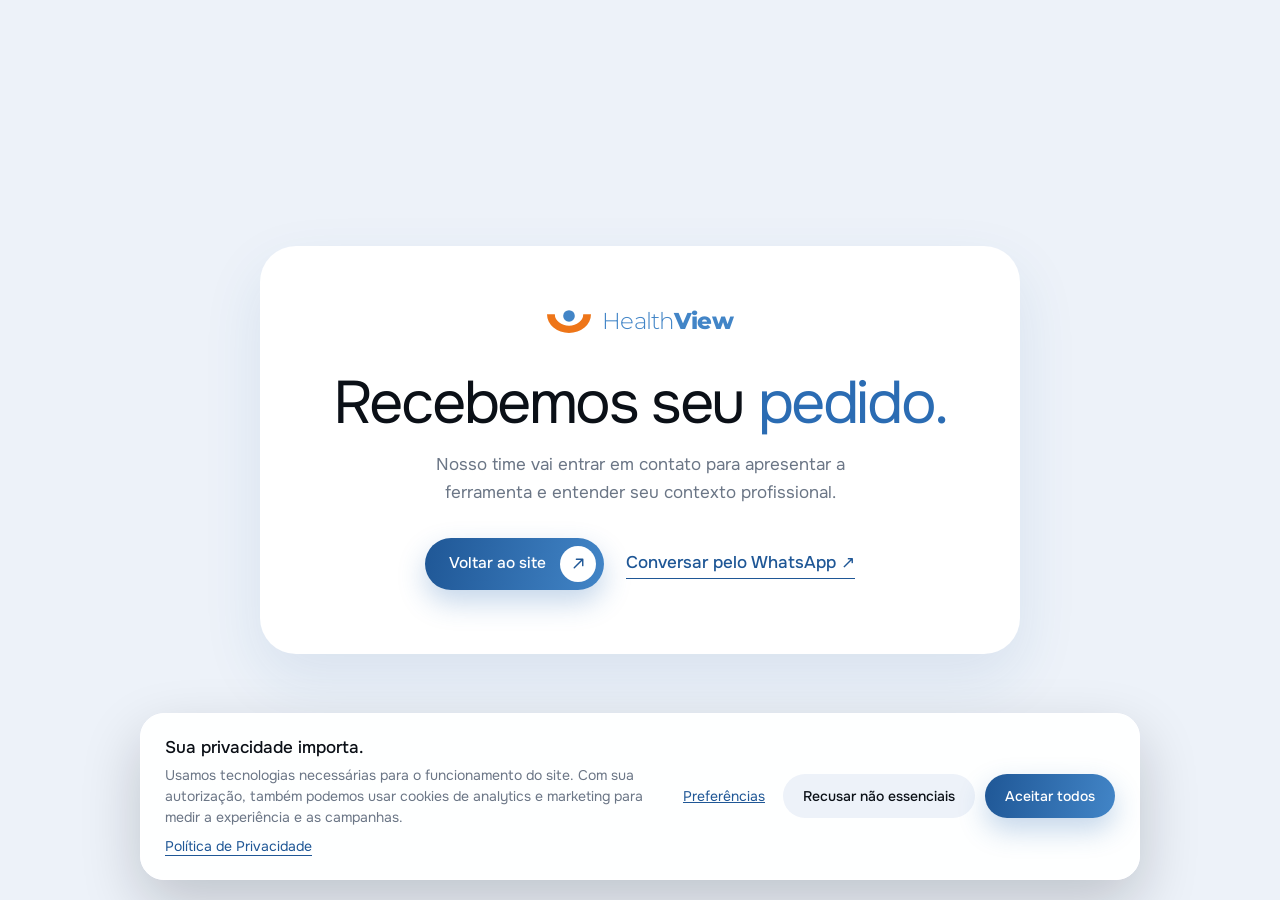
<file: obrigado.html>
<!DOCTYPE html>
<html lang="pt-BR">
<head>
  <meta charset="utf-8">
  <meta name="viewport" content="width=device-width, initial-scale=1, viewport-fit=cover">
  <title>Recebemos seu pedido | Health View</title>
  <meta name="robots" content="noindex,follow">
  <meta name="theme-color" content="#4285C7">
  <link rel="icon" href="favicon.ico" sizes="48x48">
  <link rel="icon" href="assets/img/favicon.svg" type="image/svg+xml">
  <link rel="apple-touch-icon" href="apple-touch-icon.png">
  <link rel="preload" as="font" type="font/woff2" href="assets/fonts/onest-latin.woff2" crossorigin>
  <link rel="stylesheet" href="assets/css/style.css">
  <script defer src="assets/js/config.js"></script>
  <script defer src="assets/js/tracking.js"></script>
</head>
<body>
  <main class="thanks">
    <div class="thanks-card">
      <a class="brand" href="index.html" aria-label="Health View - início">
        <svg class="brand-mark" viewBox="0 0 686 357" aria-hidden="true"><path class="mark-arc" d="M0 67h122a221.500 178 0 0 0 443 0h121a343 290 0 0 1-686 0z"/><circle class="mark-dot" cx="343" cy="93" r="91"/></svg>
        <span class="brand-word"><span>Health</span><b>View</b></span>
      </a>
      <h1>Recebemos seu <em>pedido.</em></h1>
      <p>Nosso time vai entrar em contato para apresentar a ferramenta e entender seu contexto profissional.</p>
      <div class="thanks-actions">
        <a class="btn btn-primary" href="index.html">Voltar ao site<span class="btn-ico"><svg viewBox="0 0 24 24" aria-hidden="true"><path d="M6 18 18 6M9 6h9v9" fill="none" stroke="currentColor" stroke-width="2" stroke-linecap="round" stroke-linejoin="round"/></svg></span></a>
        <a class="text-link js-whatsapp" data-location="thanks" href="https://wa.me/5561991388851?text=Ol%C3%A1!%20Conheci%20o%20Health%20View%20e%20gostaria%20de%20conhecer%20a%20ferramenta.">Conversar pelo WhatsApp ↗</a>
      </div>
    </div>
  </main>
  <script defer src="assets/js/cookies.js"></script>
</body>
</html>
</file>
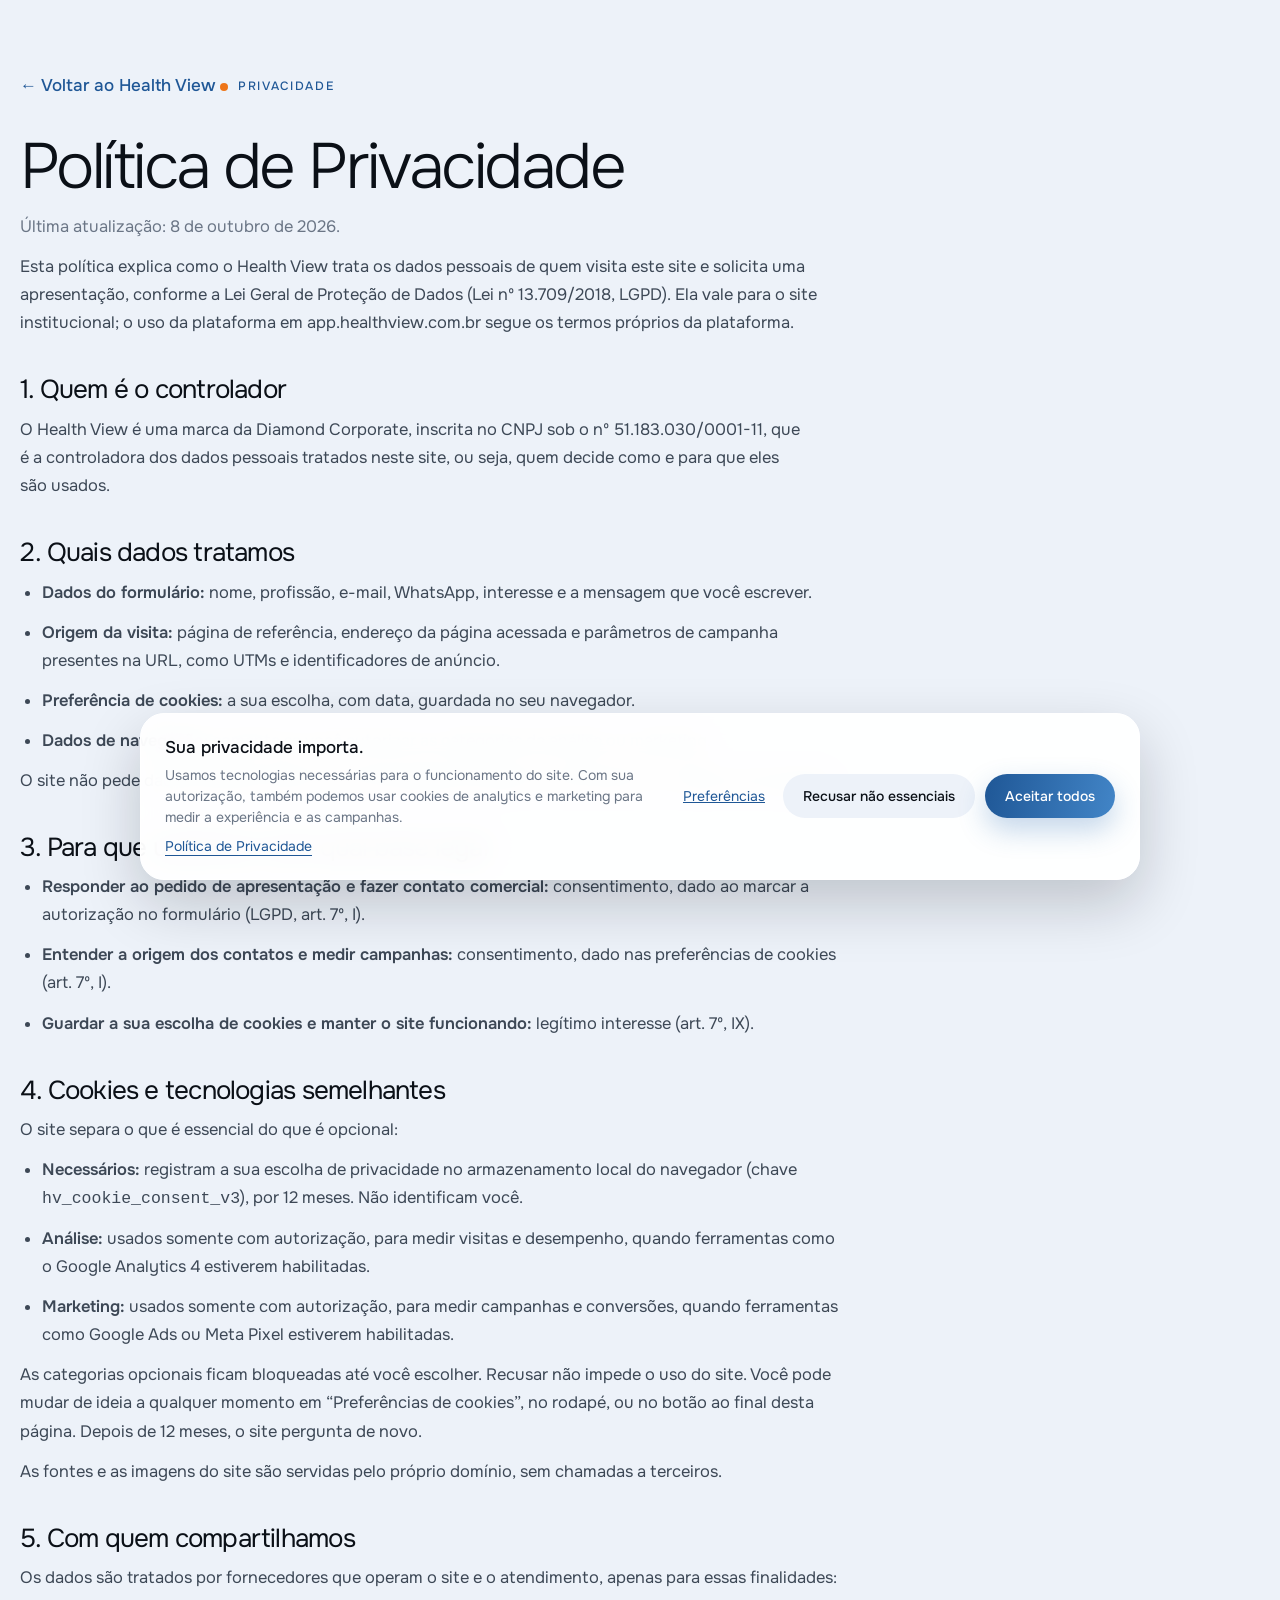
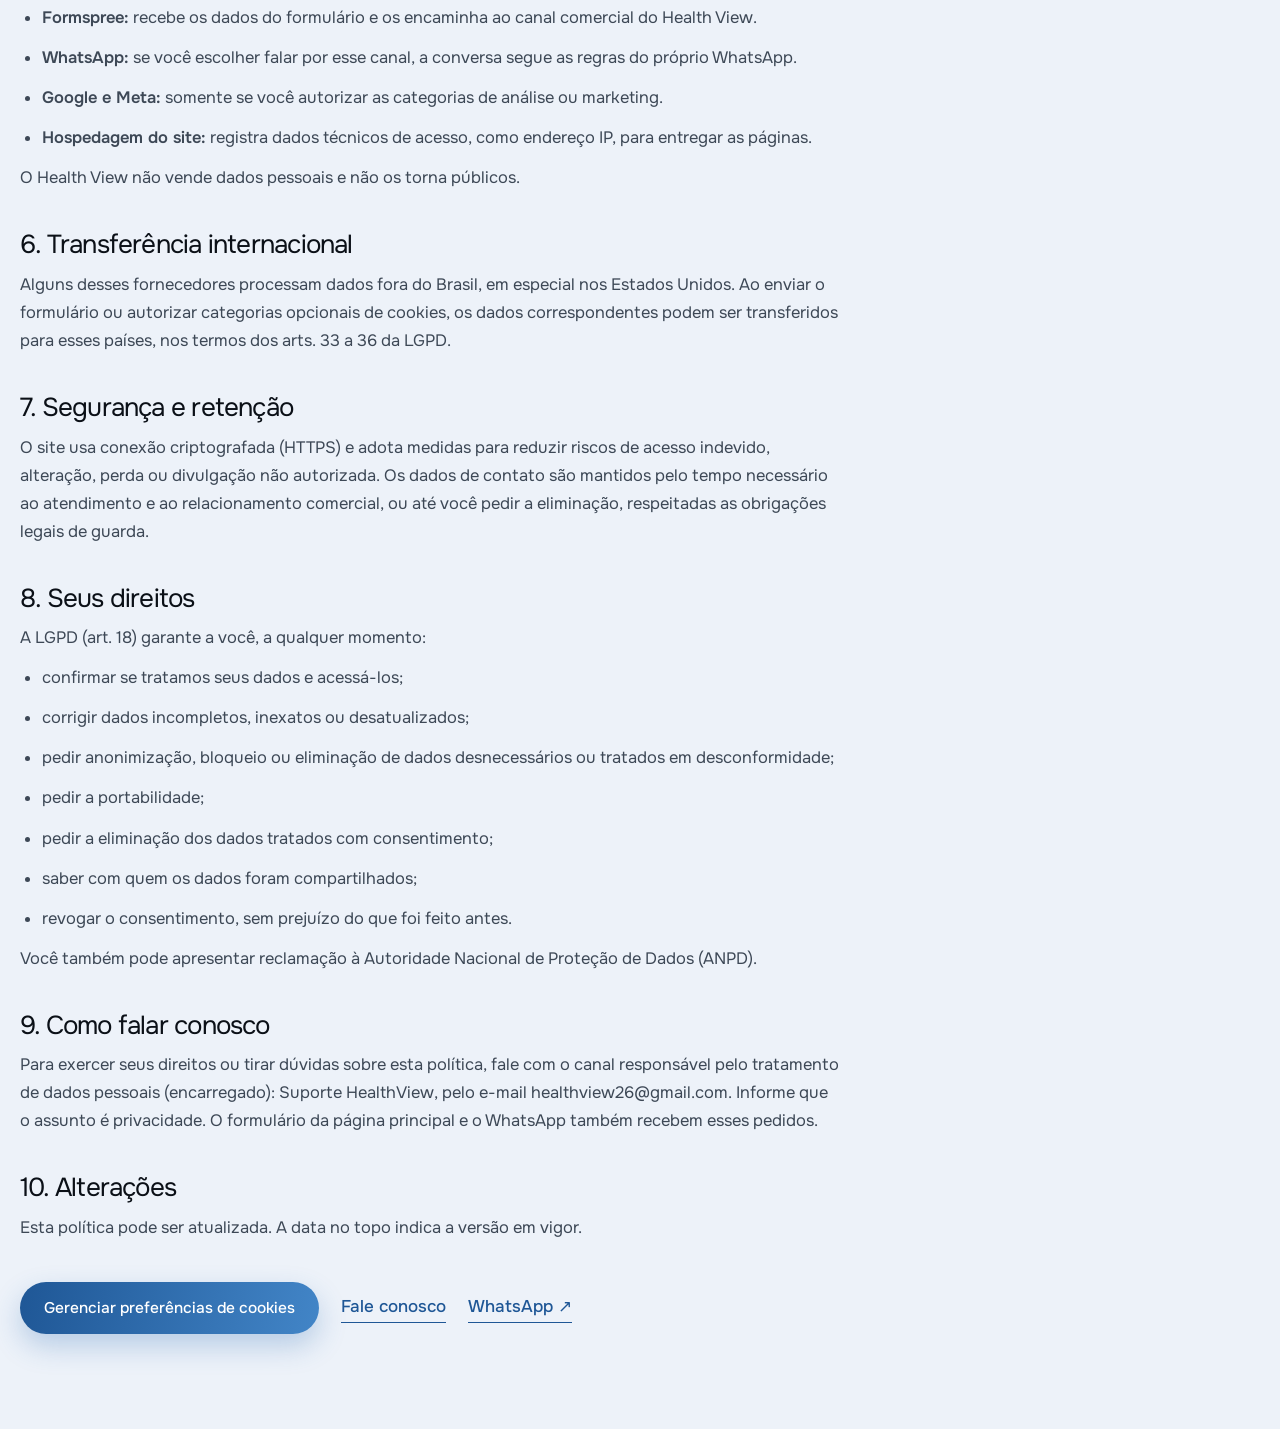
<file: privacidade.html>
<!DOCTYPE html>
<html lang="pt-BR">
<head>
  <meta charset="utf-8">
  <meta name="viewport" content="width=device-width, initial-scale=1, viewport-fit=cover">
  <title>Política de Privacidade | Health View</title>
  <meta name="description" content="Como o Health View trata os dados informados no site, quais cookies usa, com quem compartilha e como exercer os direitos previstos na LGPD.">
  <meta name="robots" content="noindex,follow">
  <meta name="theme-color" content="#4285C7">
  <link rel="canonical" href="https://www.healthview.com.br/privacidade.html">
  <link rel="icon" href="favicon.ico" sizes="48x48">
  <link rel="icon" href="assets/img/favicon.svg" type="image/svg+xml">
  <link rel="apple-touch-icon" href="apple-touch-icon.png">
  <link rel="preload" as="font" type="font/woff2" href="assets/fonts/onest-latin.woff2" crossorigin>
  <link rel="stylesheet" href="assets/css/style.css">
  <script defer src="assets/js/config.js"></script>
  <script defer src="assets/js/tracking.js"></script>
</head>
<body>
  <main class="privacy-page">
    <div class="container">
      <article>
        <a class="privacy-back" href="index.html">← Voltar ao Health View</a>
        <div class="kicker">PRIVACIDADE</div>
        <h1>Política de Privacidade</h1>
        <p class="privacy-meta">Última atualização: 8 de outubro de 2026.</p>

        <p>Esta política explica como o Health View trata os dados pessoais de quem visita este site e solicita uma apresentação, conforme a Lei Geral de Proteção de Dados (Lei nº 13.709/2018, LGPD). Ela vale para o site institucional; o uso da plataforma em app.healthview.com.br segue os termos próprios da plataforma.</p>

        <h2>1. Quem é o controlador</h2>
        <p>O Health View é uma marca da Diamond Corporate, inscrita no CNPJ sob o nº 51.183.030/0001-11, que é a controladora dos dados pessoais tratados neste site, ou seja, quem decide como e para que eles são usados.</p>

        <h2>2. Quais dados tratamos</h2>
        <ul>
          <li><strong>Dados do formulário:</strong> nome, profissão, e-mail, WhatsApp, interesse e a mensagem que você escrever.</li>
          <li><strong>Origem da visita:</strong> página de referência, endereço da página acessada e parâmetros de campanha presentes na URL, como UTMs e identificadores de anúncio.</li>
          <li><strong>Preferência de cookies:</strong> a sua escolha, com data, guardada no seu navegador.</li>
          <li><strong>Dados de navegação:</strong> somente se você autorizar as categorias de análise ou marketing.</li>
        </ul>
        <p>O site não pede dados sensíveis. Não inclua informações de saúde ou de terceiros no campo de mensagem.</p>

        <h2>3. Para que usamos e com qual base legal</h2>
        <ul>
          <li><strong>Responder ao pedido de apresentação e fazer contato comercial:</strong> consentimento, dado ao marcar a autorização no formulário (LGPD, art. 7º, I).</li>
          <li><strong>Entender a origem dos contatos e medir campanhas:</strong> consentimento, dado nas preferências de cookies (art. 7º, I).</li>
          <li><strong>Guardar a sua escolha de cookies e manter o site funcionando:</strong> legítimo interesse (art. 7º, IX).</li>
        </ul>

        <h2>4. Cookies e tecnologias semelhantes</h2>
        <p>O site separa o que é essencial do que é opcional:</p>
        <ul>
          <li><strong>Necessários:</strong> registram a sua escolha de privacidade no armazenamento local do navegador (chave <code>hv_cookie_consent_v3</code>), por 12 meses. Não identificam você.</li>
          <li><strong>Análise:</strong> usados somente com autorização, para medir visitas e desempenho, quando ferramentas como o Google Analytics 4 estiverem habilitadas.</li>
          <li><strong>Marketing:</strong> usados somente com autorização, para medir campanhas e conversões, quando ferramentas como Google Ads ou Meta Pixel estiverem habilitadas.</li>
        </ul>
        <p>As categorias opcionais ficam bloqueadas até você escolher. Recusar não impede o uso do site. Você pode mudar de ideia a qualquer momento em “Preferências de cookies”, no rodapé, ou no botão ao final desta página. Depois de 12 meses, o site pergunta de novo.</p>
        <p>As fontes e as imagens do site são servidas pelo próprio domínio, sem chamadas a terceiros.</p>

        <h2>5. Com quem compartilhamos</h2>
        <p>Os dados são tratados por fornecedores que operam o site e o atendimento, apenas para essas finalidades:</p>
        <ul>
          <li><strong>Formspree:</strong> recebe os dados do formulário e os encaminha ao canal comercial do Health View.</li>
          <li><strong>WhatsApp:</strong> se você escolher falar por esse canal, a conversa segue as regras do próprio WhatsApp.</li>
          <li><strong>Google e Meta:</strong> somente se você autorizar as categorias de análise ou marketing.</li>
          <li><strong>Hospedagem do site:</strong> registra dados técnicos de acesso, como endereço IP, para entregar as páginas.</li>
        </ul>
        <p>O Health View não vende dados pessoais e não os torna públicos.</p>

        <h2>6. Transferência internacional</h2>
        <p>Alguns desses fornecedores processam dados fora do Brasil, em especial nos Estados Unidos. Ao enviar o formulário ou autorizar categorias opcionais de cookies, os dados correspondentes podem ser transferidos para esses países, nos termos dos arts. 33 a 36 da LGPD.</p>

        <h2>7. Segurança e retenção</h2>
        <p>O site usa conexão criptografada (HTTPS) e adota medidas para reduzir riscos de acesso indevido, alteração, perda ou divulgação não autorizada. Os dados de contato são mantidos pelo tempo necessário ao atendimento e ao relacionamento comercial, ou até você pedir a eliminação, respeitadas as obrigações legais de guarda.</p>

        <h2>8. Seus direitos</h2>
        <p>A LGPD (art. 18) garante a você, a qualquer momento:</p>
        <ul>
          <li>confirmar se tratamos seus dados e acessá-los;</li>
          <li>corrigir dados incompletos, inexatos ou desatualizados;</li>
          <li>pedir anonimização, bloqueio ou eliminação de dados desnecessários ou tratados em desconformidade;</li>
          <li>pedir a portabilidade;</li>
          <li>pedir a eliminação dos dados tratados com consentimento;</li>
          <li>saber com quem os dados foram compartilhados;</li>
          <li>revogar o consentimento, sem prejuízo do que foi feito antes.</li>
        </ul>
        <p>Você também pode apresentar reclamação à Autoridade Nacional de Proteção de Dados (ANPD).</p>

        <h2>9. Como falar conosco</h2>
        <p>Para exercer seus direitos ou tirar dúvidas sobre esta política, fale com o canal responsável pelo tratamento de dados pessoais (encarregado): Suporte HealthView, pelo e-mail <a href="mailto:healthview26@gmail.com">healthview26@gmail.com</a>. Informe que o assunto é privacidade. O formulário da página principal e o WhatsApp também recebem esses pedidos.</p>

        <h2>10. Alterações</h2>
        <p>Esta política pode ser atualizada. A data no topo indica a versão em vigor.</p>

        <div class="privacy-actions">
          <button class="btn btn-primary js-cookie-settings" type="button">Gerenciar preferências de cookies</button>
          <a class="text-link" href="index.html#contato">Fale conosco</a>
          <a class="text-link js-whatsapp" data-location="privacy" href="https://wa.me/5561991388851?text=Ol%C3%A1!%20Tenho%20uma%20solicita%C3%A7%C3%A3o%20sobre%20privacidade%20e%20dados%20pessoais.">WhatsApp ↗</a>
        </div>
      </article>
    </div>
  </main>
  <script defer src="assets/js/cookies.js"></script>
</body>
</html>
</file>
<file: assets/css/style.css>
/* Fontes hospedadas no próprio site: nenhuma chamada a terceiros antes do consentimento */
@font-face{font-family:"Onest";font-style:normal;font-weight:200 600;font-display:swap;src:url("../fonts/onest-latin.woff2") format("woff2");unicode-range:U+0000-00FF,U+0131,U+0152-0153,U+02BB-02BC,U+02C6,U+02DA,U+02DC,U+0304,U+0308,U+0329,U+2000-206F,U+20AC,U+2122,U+2191,U+2193,U+2212,U+2215,U+FEFF,U+FFFD}
@font-face{font-family:"Montserrat";font-style:normal;font-weight:300 800;font-display:swap;src:url("../fonts/montserrat-latin.woff2") format("woff2");unicode-range:U+0000-00FF,U+0131,U+0152-0153,U+02BB-02BC,U+02C6,U+02DA,U+02DC,U+0304,U+0308,U+0329,U+2000-206F,U+20AC,U+2122,U+2191,U+2193,U+2212,U+2215,U+FEFF,U+FFFD}

:root{
  --blue:#4285c7;
  --blue-600:#2b6cb3;
  --blue-700:#1f5796;
  --blue-soft:#dbe8f7;
  --orange:#ee7518;
  --orange-600:#d96508;
  --ink:#0b1017;
  --text:#3d4856;
  --muted:#6b7686;
  --line:#d6dfeb;
  --bg:#edf2f9;
  --surface:#ffffff;
  --silver:#e3e6ea;
  --container:1280px;
  --radius:28px;
  --radius-sm:18px;
  --shadow:0 24px 60px rgba(31,87,150,.10);
  --ease:cubic-bezier(.2,.7,.2,1);
}

*{box-sizing:border-box}
html{scroll-behavior:smooth;scroll-padding-top:96px}
body{margin:0;background:var(--bg);color:var(--text);font-family:"Onest","Segoe UI",Arial,sans-serif;font-size:17px;line-height:1.6;-webkit-font-smoothing:antialiased;text-rendering:optimizeLegibility;overflow-x:hidden}
a{color:inherit;text-decoration:none}
img,svg{display:block;max-width:100%}
button,input,select,textarea{font:inherit;color:inherit}
ul,ol{list-style:none;margin:0;padding:0}
h1,h2,h3,p,dl,dd,figure{margin:0}
:focus-visible{outline:2px solid var(--blue-600);outline-offset:3px;border-radius:6px}

.container{width:min(calc(100% - 40px),var(--container));margin-inline:auto}
.section{padding:56px 0}
.section-tight{padding:72px 0}
.section-tint{background:linear-gradient(180deg,rgba(255,255,255,0),rgba(255,255,255,.75) 18%,rgba(255,255,255,.75) 82%,rgba(255,255,255,0));padding:88px 0}

.mark-arc{fill:var(--orange)}
.mark-dot{fill:var(--mark-dot,var(--blue))}

h1,h2,h3{color:var(--ink);font-weight:400;letter-spacing:-.04em;text-wrap:balance}
h1{font-size:clamp(40px,4.6vw,70px);line-height:1}
h2{font-size:clamp(32px,4vw,58px);line-height:1.02}
h3{font-size:22px;line-height:1.2;letter-spacing:-.025em;font-weight:500}
h1 em,h2 em{font-style:normal;color:var(--blue-600)}
h2 sup{font-size:15px;letter-spacing:0;color:var(--muted);font-weight:400;margin-left:10px;vertical-align:baseline;white-space:nowrap}
p{color:var(--text);text-wrap:pretty}

.kicker{display:inline-flex;align-items:center;gap:10px;font-size:12px;font-weight:500;letter-spacing:.14em;text-transform:uppercase;color:var(--blue-700);margin-bottom:22px}
.kicker::before{content:"";width:8px;height:8px;border-radius:50%;background:var(--orange)}
.kicker-light{color:#d7e7fb}

/* Botões */
.btn{display:inline-flex;align-items:center;gap:14px;border:0;border-radius:999px;padding:8px 8px 8px 24px;min-height:52px;font-weight:500;font-size:15.5px;cursor:pointer;transition:transform .25s var(--ease),box-shadow .25s var(--ease),background .25s}
.btn-ico{display:grid;place-items:center;width:36px;height:36px;border-radius:50%;background:#fff;color:var(--blue-700);flex:none;transition:transform .3s var(--ease)}
.btn-ico svg{width:17px;height:17px}
.btn:hover{transform:translateY(-2px)}
.btn:hover .btn-ico{transform:rotate(45deg)}
.btn-primary{background:linear-gradient(100deg,var(--blue-700),var(--blue));color:#fff;box-shadow:0 12px 28px rgba(43,108,179,.28)}
.btn-primary:hover{box-shadow:0 16px 34px rgba(43,108,179,.36)}
.btn-light{background:#fff;color:var(--ink)}
.btn-light .btn-ico{background:var(--orange);color:#fff}
.text-link{display:inline-block;font-weight:500;color:var(--blue-700);border-bottom:1px solid currentColor;padding-bottom:2px;transition:opacity .2s}
.text-link:hover{opacity:.7}
.text-link.light{color:#fff}

/* Header */
.site-header{position:sticky;top:0;z-index:50;padding:14px 0;transition:padding .3s}
.navbar{display:flex;align-items:center;justify-content:space-between;gap:20px;padding:10px 12px 10px 22px;border-radius:999px;background:rgba(255,255,255,.72);backdrop-filter:blur(16px) saturate(1.4);-webkit-backdrop-filter:blur(16px) saturate(1.4);border:1px solid rgba(255,255,255,.9);transition:box-shadow .3s}
.site-header.is-scrolled .navbar{box-shadow:0 12px 34px rgba(31,87,150,.12)}
.brand{display:inline-flex;align-items:center;gap:11px;flex:none}
.brand-mark{width:44px;height:auto}
.brand-word{font-family:"Montserrat","Onest",sans-serif;font-size:23px;letter-spacing:-.03em;color:var(--blue);line-height:1}
.brand-word span{font-weight:300}
.brand-word b{font-weight:800}
.brand-light .brand-word{color:#fff}
.nav-links{display:flex;align-items:center;gap:4px}
.nav-links a{padding:9px 16px;border-radius:999px;font-size:15px;color:var(--ink);transition:background .2s}
.nav-links a:hover{background:var(--blue-soft)}
.nav-mobile-only{display:none}
.nav-actions{display:flex;align-items:center;gap:16px}
.nav-access{font-size:15px;font-weight:500;color:var(--blue-700)}
.btn-header{min-height:46px;padding-left:20px;font-size:14.5px}
.btn-header .btn-ico{width:32px;height:32px}
.menu-button{display:none;width:46px;height:46px;border-radius:50%;border:0;background:var(--ink);cursor:pointer;position:relative}
.menu-button span{position:absolute;left:14px;right:14px;height:2px;background:#fff;border-radius:2px;transition:transform .3s var(--ease),top .3s var(--ease)}
.menu-button span:first-child{top:19px}
.menu-button span:last-child{top:26px}
.is-open .menu-button span:first-child{top:22px;transform:rotate(45deg)}
.is-open .menu-button span:last-child{top:22px;transform:rotate(-45deg)}

/* Hero */
.site-header .container{width:min(calc(100% - 8vw),1720px)}
.site-header:not(.is-scrolled):not(.is-open) .navbar{background:transparent;border-color:transparent;backdrop-filter:none;-webkit-backdrop-filter:none}
.hero{margin-top:-98px}
.hero-stage{position:relative;overflow:hidden;height:min(100vh,900px);min-height:640px;
  background:linear-gradient(105deg,#ffffff 0%,#f6f8fb 55%,#eef2f7 100%)}
.hero-person{position:absolute;z-index:1;right:0;bottom:0;height:min(91%,41vw);width:auto;max-width:none;animation:person-in 1.1s .1s var(--ease) both}
@keyframes person-in{from{opacity:0;transform:translateX(30px)}}
.hero-copy{position:absolute;z-index:2;left:max(4vw,calc((100% - 1720px) / 2));top:50%;transform:translateY(-44%);display:flex;flex-direction:column;align-items:flex-start;max-width:min(56vw,1000px)}
.hero-copy .kicker{margin-bottom:28px}
.hero-copy h1{font-size:clamp(52px,6.3vw,116px);line-height:.98;font-weight:200;letter-spacing:-.045em;color:var(--ink);text-wrap:balance}
.hero-copy h1 em{color:var(--blue-600)}
.hero-actions{display:flex;flex-wrap:wrap;align-items:center;gap:16px 26px;margin-top:44px}
.hero-url,.hero-meta{position:absolute;z-index:2;bottom:38px;font-size:11px;letter-spacing:.16em;text-transform:uppercase;font-weight:500;color:var(--muted);white-space:nowrap}
.hero-url{left:max(4vw,calc((100% - 1720px) / 2))}
.hero-meta{left:50%;transform:translateX(-50%)}
.hero-after{display:grid;grid-template-columns:1fr 1fr;gap:40px;align-items:center;padding-top:44px}
.hero-after .lead{font-size:clamp(19px,1.6vw,24px);line-height:1.4;letter-spacing:-.02em;color:var(--ink)}
.hero-after .hero-tags{padding:0;justify-content:flex-end}

.pin{position:absolute;z-index:3;display:inline-flex;align-items:center;gap:8px;padding:8px 14px 8px 10px;border-radius:999px;background:rgba(255,255,255,.88);backdrop-filter:blur(8px);-webkit-backdrop-filter:blur(8px);font-size:13px;font-weight:500;color:var(--ink);box-shadow:0 8px 22px rgba(11,16,23,.10);white-space:nowrap}
.pin i{width:9px;height:9px;border-radius:50%;background:var(--ink);box-shadow:0 0 0 4px rgba(11,16,23,.12)}

.hero-tags{display:flex;flex-wrap:wrap;gap:10px;padding:22px 4px 0}
.hero-tags li,.chips li{padding:8px 16px;border-radius:999px;background:var(--surface);border:1px solid var(--line);font-size:14px;color:var(--ink)}

/* Jornada */
.journey{padding:44px 0 40px}
.journey-grid{display:grid;grid-template-columns:repeat(5,1fr);gap:0;border-top:1px solid var(--line)}
.journey-grid li{position:relative;padding:22px 20px 0 0}
.journey-grid li::before{content:"";position:absolute;top:-5px;left:0;width:9px;height:9px;border-radius:50%;background:var(--blue)}
.journey-grid li:last-child::before{background:var(--orange)}
.journey-grid span{display:block;font-size:13px;color:var(--muted);margin-bottom:6px}
.journey-grid strong{font-size:clamp(20px,2.2vw,30px);font-weight:400;letter-spacing:-.035em;color:var(--ink)}

/* Cabeçalho de seção */
.section-head{display:grid;grid-template-columns:1.25fr .75fr;gap:56px;align-items:end;margin-bottom:48px}
.section-head p{max-width:440px;justify-self:end}

/* Cards */
.cards-3,.bento{display:grid;grid-template-columns:repeat(3,1fr);gap:16px}
.cards-4{display:grid;grid-template-columns:repeat(4,1fr);gap:16px}
.card{position:relative;overflow:hidden;display:flex;flex-direction:column;background:var(--surface);border-radius:var(--radius);padding:30px 30px 32px;min-height:300px;border:1px solid rgba(255,255,255,.9);transition:transform .35s var(--ease),box-shadow .35s var(--ease)}
.card:hover{transform:translateY(-4px);box-shadow:var(--shadow)}
.ghost-num{display:block;font-size:84px;line-height:.82;font-weight:300;letter-spacing:-.06em;margin-bottom:38px;background:linear-gradient(180deg,#bcd3ee 0%,rgba(188,211,238,.12) 92%);-webkit-background-clip:text;background-clip:text;color:transparent;user-select:none}
.card small,.path-body small{display:block;font-size:12px;letter-spacing:.12em;text-transform:uppercase;font-weight:500;color:var(--blue-700);margin-bottom:12px}
.card h3{margin-bottom:12px}
.card p{font-size:15.5px;line-height:1.6;color:var(--muted)}
.chips{display:flex;flex-wrap:wrap;gap:8px;margin-top:auto;padding-top:26px}
.chips li{padding:6px 13px;font-size:13px;background:var(--bg);border-color:transparent}
.cards-4 .card{min-height:320px}
.cards-4 .card h3{font-size:20px}

.card-brand{justify-content:flex-end;align-items:flex-start;gap:26px;border:0;color:#fff;background:radial-gradient(120% 90% at 100% 0%,#6aa7e2 0%,transparent 60%),linear-gradient(150deg,var(--blue) 0%,var(--blue-700) 100%)}
.card-brand strong{position:relative;font-size:24px;line-height:1.18;font-weight:400;letter-spacing:-.03em}
.card-brand-mark{position:absolute;right:-18%;top:-8%;width:92%;opacity:.95}
.card-brand-mark{--mark-dot:#fff}
.card-brand .btn{position:relative}

/* Faixa de demonstração */
.band{position:relative;overflow:hidden;display:grid;grid-template-columns:1fr auto;gap:40px;align-items:end;border-radius:36px;padding:64px 56px;color:#fff;background:radial-gradient(90% 120% at 0% 0%,#62a0dd 0%,transparent 55%),linear-gradient(120deg,var(--blue) 0%,var(--blue-700) 100%)}
.band h2{color:#fff;max-width:760px;margin-bottom:18px}
.band p{color:#dcebfb;max-width:520px}
.band-copy,.band .btn{position:relative;z-index:1}
.band-mark{position:absolute;right:-6%;top:-34%;width:56%;opacity:.9}
.band-mark{--mark-dot:#fff}

/* Profissionais */
.paths{display:grid;grid-template-columns:1fr 1fr;gap:16px}
.path{background:var(--surface);border-radius:var(--radius);padding:12px;display:flex;flex-direction:column;border:1px solid rgba(255,255,255,.9);transition:transform .35s var(--ease),box-shadow .35s var(--ease)}
.path:hover{transform:translateY(-4px);box-shadow:var(--shadow)}
.path figure{position:relative;border-radius:20px;overflow:hidden;aspect-ratio:16/10;background:var(--blue-soft)}
.path figure img{width:100%;height:100%;object-fit:cover;object-position:50% 22%;transition:transform .8s var(--ease)}
.path:hover figure img{transform:scale(1.04)}
.path figure .pin{left:16px;bottom:16px}
.path-body{padding:28px 20px 22px}
.path-body .ghost-num{font-size:64px;margin-bottom:22px}
.path-body h3{font-size:clamp(24px,2.3vw,32px);font-weight:400;letter-spacing:-.035em;margin-bottom:14px}
.path-body p{color:var(--muted);font-size:16px}
.ticks{margin-top:22px;border-top:1px solid var(--line)}
.ticks li{position:relative;padding:13px 0 13px 28px;border-bottom:1px solid var(--line);font-size:15.5px;color:var(--ink)}
.ticks li::before{content:"";position:absolute;left:2px;top:21px;width:9px;height:9px;border-radius:50%;background:var(--orange)}

/* Letreiro */
.marquee{overflow:hidden;padding:24px 0 8px;-webkit-mask-image:linear-gradient(90deg,transparent,#000 12%,#000 88%,transparent);mask-image:linear-gradient(90deg,transparent,#000 12%,#000 88%,transparent)}
.marquee-track{display:flex;width:max-content;animation:marquee 38s linear infinite}
.marquee-track span{font-size:clamp(64px,11vw,168px);line-height:1;font-weight:300;letter-spacing:-.05em;white-space:nowrap;background:linear-gradient(180deg,var(--blue) 10%,rgba(66,133,199,.18) 95%);-webkit-background-clip:text;background-clip:text;color:transparent}
@keyframes marquee{to{transform:translateX(-50%)}}

/* Painel escuro */
.dark-panel{display:grid;grid-template-columns:.9fr 1.1fr;gap:64px;border-radius:36px;padding:64px 56px;background:var(--ink);color:#fff}
.dark-panel h2{color:#fff;font-size:clamp(30px,3.4vw,48px)}
.dark-panel h2 em{color:#7fb4e8}
.outcomes div{display:grid;grid-template-columns:200px 1fr;gap:24px;padding:22px 0;border-top:1px solid rgba(255,255,255,.14)}
.outcomes div:last-child{border-bottom:1px solid rgba(255,255,255,.14)}
.outcomes dt{font-size:22px;letter-spacing:-.03em;color:#fff}
.outcomes dd{color:#a9b4c2;font-size:16px}

/* FAQ */
.faq-wrap{display:grid;grid-template-columns:.8fr 1.2fr;gap:64px;align-items:start}
.faq-title{position:sticky;top:120px}
.faq-title p{margin:20px 0 18px;color:var(--muted)}
.faq-list{display:grid;gap:10px}
.faq-list details{background:var(--surface);border-radius:22px;padding:0 26px;border:1px solid rgba(255,255,255,.9);transition:box-shadow .3s}
.faq-list details[open]{box-shadow:var(--shadow)}
.faq-list summary{display:flex;align-items:center;justify-content:space-between;gap:20px;padding:22px 0;cursor:pointer;list-style:none;font-size:18.5px;font-weight:500;letter-spacing:-.02em;color:var(--ink)}
.faq-list summary::-webkit-details-marker{display:none}
.faq-list summary::after{content:"";flex:none;width:36px;height:36px;border-radius:50%;background:var(--blue-600) url("data:image/svg+xml,%3Csvg xmlns='http://www.w3.org/2000/svg' viewBox='0 0 24 24'%3E%3Cpath d='M12 6v12M6 12h12' stroke='%23fff' stroke-width='2' stroke-linecap='round'/%3E%3C/svg%3E") center/16px no-repeat;transition:transform .3s var(--ease),background-color .3s}
.faq-list details[open] summary::after{transform:rotate(45deg);background-color:var(--orange)}
.faq-list details p{padding:0 56px 24px 0;color:var(--muted);font-size:16px}

/* Contato */
.contact-panel{position:relative;overflow:hidden;display:grid;grid-template-columns:.9fr 1.1fr;gap:56px;border-radius:36px;padding:56px;background:radial-gradient(80% 90% at 0% 100%,#62a0dd 0%,transparent 60%),linear-gradient(140deg,var(--blue-700) 0%,var(--blue) 100%)}
.contact-copy{position:relative;display:flex;flex-direction:column;align-items:flex-start;color:#fff}
.contact-copy h2{color:#fff;font-size:clamp(38px,4.6vw,68px);margin-bottom:22px}
.contact-copy p{color:#dcebfb;max-width:440px}
.contact-links{display:flex;flex-wrap:wrap;gap:14px 28px;margin-top:28px;position:relative;z-index:1}
.contact-mark{width:min(78%,380px);margin-top:auto;padding-top:48px}
.contact-mark{--mark-dot:#fff}
.lead-form{position:relative;z-index:1;background:var(--surface);border-radius:28px;padding:34px;display:grid;gap:16px;box-shadow:0 30px 70px rgba(11,16,23,.22)}
.form-title strong{display:block;font-size:26px;font-weight:400;letter-spacing:-.035em;color:var(--ink)}
.form-title span{display:block;margin-top:6px;font-size:15px;color:var(--muted)}
.form-grid{display:grid;grid-template-columns:1fr 1fr;gap:14px}
.lead-form label{display:grid;gap:7px;font-size:13.5px;font-weight:500;color:var(--ink)}
.lead-form input:not([type=checkbox]),.lead-form select,.lead-form textarea{width:100%;border:1px solid transparent;background:var(--bg);border-radius:14px;padding:13px 15px;font-size:15.5px;font-weight:400;transition:border-color .2s,background .2s}
.lead-form textarea{min-height:96px;resize:vertical}
.lead-form input:focus,.lead-form select:focus,.lead-form textarea:focus{outline:0;border-color:var(--blue);background:#fff}
.lead-form .consent{grid-template-columns:auto 1fr;gap:12px;align-items:start;font-weight:400;font-size:13.5px;color:var(--muted);line-height:1.45}
.consent input{width:18px;height:18px;margin:1px 0 0;accent-color:var(--blue-600)}
.consent a{color:var(--blue-700);border-bottom:1px solid currentColor}
.btn-form{justify-content:space-between;width:100%;padding-left:26px}
.btn-form[aria-busy=true]{opacity:.6;pointer-events:none}
.form-status{font-size:14px;color:var(--blue-700);min-height:1px}

/* WhatsApp flutuante */
.whatsapp-float{position:fixed;right:22px;bottom:22px;z-index:40;display:grid;place-items:center;width:58px;height:58px;border-radius:50%;background:#25d366;color:#fff;box-shadow:0 14px 30px rgba(37,211,102,.4);transition:transform .25s var(--ease)}
.whatsapp-float:hover{transform:scale(1.07)}
.whatsapp-icon{width:28px;height:28px}

/* Rodapé */
.site-footer{position:relative;overflow:hidden;background:var(--ink);color:#a9b4c2;margin-top:40px;padding:72px 0 0;border-radius:36px 36px 0 0}
.footer-grid{display:grid;grid-template-columns:1.6fr 1fr 1fr 1fr;gap:40px}
.footer-about p{margin-top:20px;max-width:360px;color:#a9b4c2;font-size:15.5px}
.footer-title{display:block;font-size:12px;letter-spacing:.14em;text-transform:uppercase;color:#6f7b8b;margin-bottom:16px}
.footer-grid div>a:not(.brand){display:block;padding:5px 0;font-size:15.5px;color:#e6ecf3;transition:color .2s}
.footer-grid div>a:not(.brand):hover{color:#7fb4e8}
.footer-copy{margin-top:56px;padding:22px 0 28px;border-top:1px solid rgba(255,255,255,.12);font-size:13.5px}
.footer-word{font-family:"Montserrat","Onest",sans-serif;font-weight:800;font-size:clamp(64px,17.6vw,300px);line-height:.78;letter-spacing:-.05em;text-align:center;white-space:nowrap;margin:36px 0 -0.09em;background:linear-gradient(180deg,var(--blue) 0%,rgba(66,133,199,.25) 100%);-webkit-background-clip:text;background-clip:text;color:transparent;user-select:none}

/* Cookies */
.cookie-banner{position:fixed;left:20px;right:20px;bottom:20px;z-index:60;max-width:1000px;margin-inline:auto;background:rgba(255,255,255,.94);backdrop-filter:blur(16px);-webkit-backdrop-filter:blur(16px);border:1px solid #fff;border-radius:24px;padding:20px 24px;box-shadow:0 24px 60px rgba(11,16,23,.2)}
.cookie-banner__content{display:flex;align-items:center;justify-content:space-between;gap:24px}
.cookie-banner__text strong{color:var(--ink);font-weight:500}
.cookie-banner__text p{font-size:14px;line-height:1.5;color:var(--muted);margin:4px 0}
.cookie-banner__text a{font-size:14px;color:var(--blue-700);border-bottom:1px solid currentColor}
.cookie-banner__actions,.cookie-modal__actions{display:flex;align-items:center;gap:10px;flex:none}
.cookie-btn{min-height:44px;padding:8px 20px;font-size:14px}
.cookie-btn--secondary{background:var(--bg);color:var(--ink)}
.cookie-link-btn{border:0;background:none;cursor:pointer;font-size:14px;color:var(--blue-700);text-decoration:underline;padding:8px}
.cookie-modal{position:fixed;inset:0;z-index:70;display:grid;place-items:center;padding:20px}
.cookie-modal__backdrop{position:absolute;inset:0;background:rgba(11,16,23,.5);backdrop-filter:blur(4px)}
.cookie-modal__dialog{position:relative;width:min(100%,520px);background:#fff;border-radius:28px;padding:34px}
.cookie-modal__dialog h2{font-size:30px;margin:8px 0 10px}
.cookie-modal__close{position:absolute;top:18px;right:18px;width:38px;height:38px;border-radius:50%;border:0;background:var(--bg);font-size:20px;cursor:pointer}
.cookie-eyebrow{font-size:12px;letter-spacing:.14em;color:var(--blue-700);font-weight:500}
.cookie-modal__intro{font-size:15px;color:var(--muted);margin-bottom:18px}
.cookie-option{display:flex;align-items:center;justify-content:space-between;gap:20px;padding:16px 0;border-top:1px solid var(--line);cursor:pointer}
.cookie-option strong{display:block;color:var(--ink);font-weight:500}
.cookie-option small{display:block;font-size:13.5px;color:var(--muted)}
.cookie-option input{width:20px;height:20px;accent-color:var(--blue-600);flex:none}
.cookie-option--locked{cursor:default}
.cookie-modal__actions{justify-content:flex-end;margin-top:22px;flex-wrap:wrap}

/* Página de obrigado */
.thanks{min-height:100vh;display:grid;place-items:center;padding:24px}
.thanks-card{position:relative;overflow:hidden;width:min(100%,760px);background:var(--surface);border-radius:36px;padding:64px 56px;text-align:center;box-shadow:var(--shadow)}
.thanks-card .brand{margin-bottom:40px}
.thanks-card h1{font-size:clamp(36px,5vw,60px);margin-bottom:18px}
.thanks-card p{max-width:480px;margin:0 auto 32px;color:var(--muted)}
.thanks-actions{display:flex;flex-wrap:wrap;justify-content:center;align-items:center;gap:22px}

/* Animação de entrada */
.has-reveal .reveal{opacity:0;transform:translateY(26px);transition:opacity .8s var(--ease),transform .8s var(--ease)}
.has-reveal .reveal.is-in{opacity:1;transform:none}

@media (prefers-reduced-motion:reduce){
  html{scroll-behavior:auto}
  *,*::before,*::after{animation:none!important;transition:none!important}
}

/* Responsivo */
@media (max-width:1100px){
  .nav-access{display:none}
  .cards-4{grid-template-columns:1fr 1fr}
  .bento,.cards-3{grid-template-columns:1fr 1fr}
  .cards-3 .card:last-child{grid-column:1/-1;min-height:0}
  .footer-grid{grid-template-columns:1fr 1fr}
  .outcomes div{grid-template-columns:1fr;gap:6px}
}

@media (max-width:900px){
  .nav-links{position:absolute;top:calc(100% + 4px);left:20px;right:20px;flex-direction:column;align-items:stretch;gap:2px;padding:14px;border-radius:26px;background:#fff;box-shadow:0 24px 60px rgba(11,16,23,.18);opacity:0;visibility:hidden;transform:translateY(-8px);transition:opacity .25s,transform .25s var(--ease),visibility .25s}
  .is-open .nav-links{opacity:1;visibility:visible;transform:none}
  .nav-links a{padding:14px 16px;font-size:17px}
  .nav-mobile-only{display:block}
  .menu-button{display:block}
  .hero-stage{height:auto;min-height:0;display:flex;flex-direction:column;padding:140px 0 0}
  .hero-copy{position:relative;left:auto;top:auto;transform:none;max-width:none;padding:0 6vw}
  .hero-copy h1{font-size:clamp(44px,11.5vw,84px)}
  .hero-actions{margin-top:32px}
  .hero-person{position:relative;right:auto;height:auto;width:96%;margin:36px 0 0 auto;animation:none}
  .hero-url,.hero-meta{display:none}
  .hero-after{grid-template-columns:1fr;gap:24px;padding-top:32px}
  .hero-after .hero-tags{justify-content:flex-start}
  .site-header .container{position:relative}


  .section-head,.dark-panel,.faq-wrap,.contact-panel,.band,.paths{grid-template-columns:1fr}
  .section-head{gap:20px;align-items:start;margin-bottom:34px}
  .section-head p{justify-self:start}
  .journey-grid{grid-template-columns:1fr 1fr;row-gap:26px;border-top:0}
  .journey-grid li{border-top:1px solid var(--line)}
  .faq-title{position:static}
  .faq-wrap,.dark-panel{gap:32px}
  .band,.dark-panel,.contact-panel{padding:40px 26px;border-radius:28px}
  .band{align-items:start}
  .band-mark{width:90%;right:-30%;top:-10%;opacity:.5}
  .contact-mark{display:none}
}

@media (max-width:640px){
  body{font-size:16px}
  .section,.section-tight{padding:44px 0}
  .section-tint{padding:56px 0}
  .btn-header{display:none}
  .brand-mark{width:38px}
  .brand-word{font-size:20px}
  .cards-3,.cards-4,.bento,.form-grid,.footer-grid{grid-template-columns:1fr}
  .card{min-height:0}
  .ghost-num{font-size:68px;margin-bottom:26px}
  .hero-actions{gap:18px}
  .lead-form{padding:24px 20px}
  .faq-list details{padding:0 20px}
  .faq-list details p{padding-right:0}
  .faq-list summary{font-size:17px}
  .cookie-banner__content{flex-direction:column;align-items:stretch}
  .cookie-banner__actions{flex-wrap:wrap}
  .thanks-card{padding:44px 24px}
  .site-footer{border-radius:28px 28px 0 0;padding-top:52px}
}

/* Boxes em tons de azul chapados */
.card,.path{--c-bg:#dbe8f7;--c-fg:var(--ink);--c-muted:#44566b;--c-accent:var(--blue-700);--c-num:rgba(31,87,150,.26);--c-chip:rgba(255,255,255,.62);--c-line:rgba(31,87,150,.2);background:var(--c-bg);color:var(--c-fg);border:0}
.cards-3 .card:nth-child(2),.bento .card:nth-child(3),.cards-4 .card:nth-child(4){--c-bg:#b9d3ef;--c-num:rgba(31,87,150,.34);--c-chip:rgba(255,255,255,.5)}
.bento .card:nth-child(2),.cards-4 .card:nth-child(3){--c-bg:#2f72b8}
.cards-3 .card:nth-child(3),.bento .card:nth-child(4),.cards-4 .card:nth-child(2),.paths .path:nth-child(2){--c-bg:#1f5796}
.cards-4 .card:nth-child(1){--c-bg:#143e6e}
.bento .card:nth-child(2),.cards-4 .card:nth-child(3),.cards-3 .card:nth-child(3),.bento .card:nth-child(4),.cards-4 .card:nth-child(2),.paths .path:nth-child(2),.cards-4 .card:nth-child(1){--c-fg:#fff;--c-muted:#dbe8f7;--c-accent:#cfe1f5;--c-num:rgba(255,255,255,.38);--c-chip:rgba(255,255,255,.16);--c-line:rgba(255,255,255,.24)}
.card:hover,.path:hover,.faq-list details[open]{box-shadow:none}
.card .ghost-num,.path .ghost-num{background:none;-webkit-background-clip:border-box;background-clip:border-box;color:var(--c-num)}
.card h3,.path h3{color:var(--c-fg)}
.card p,.path-body p{color:var(--c-muted)}
.card small,.path-body small{color:var(--c-accent)}
.card .chips li{background:var(--c-chip);color:var(--c-fg)}
.path .ticks{border-top-color:var(--c-line)}
.path .ticks li{color:var(--c-fg);border-bottom-color:var(--c-line)}
.card-brand{background:#143e6e}
.band{background:#2f72b8}
.contact-panel{background:#1f5796}
.dark-panel{background:#143e6e}
.dark-panel h2 em{color:#9cc4ee}
.outcomes dd{color:#cfe1f5}
.faq-list details{background:#dbe8f7;border:0}
.faq-list details[open]{background:#b9d3ef}
.faq-list details p{color:#33455a}
.hero-tags li{background:#dbe8f7;border-color:transparent}
.card-brand{--c-fg:#fff}
.card-brand strong{color:#fff}
.hero-meta{display:none}

/* Símbolo atrás da pessoa no hero */
.hero-mark{position:absolute;z-index:0;right:8.5vw;top:50%;width:44vw;transform:translateY(-42%);animation:hero-mark-in 1.2s var(--ease) both}
@keyframes hero-mark-in{from{opacity:0;transform:translateY(-36%) scale(.95)}}
@media (max-width:900px){
  .hero-mark{right:-12%;top:auto;bottom:16%;width:124%;transform:none;animation:none}
}

/* Fotos dos caminhos: corta a moldura branca embutida nos arquivos */
.path figure img{transform:scale(1.1)}
.path:hover figure img{transform:scale(1.15)}

/* Textura e movimento leves no hero */
.hero-stage::before{content:"";position:absolute;inset:0;z-index:0;pointer-events:none;background-image:radial-gradient(rgba(31,87,150,.22) 1px,transparent 1.4px);background-size:22px 22px;-webkit-mask-image:radial-gradient(70% 90% at 72% 50%,#000 0%,transparent 78%);mask-image:radial-gradient(70% 90% at 72% 50%,#000 0%,transparent 78%)}
.hero-stage::after{content:"";position:absolute;z-index:0;pointer-events:none;left:38%;top:-20%;width:60%;height:140%;background:radial-gradient(closest-side,rgba(66,133,199,.13),transparent 70%);animation:hero-glow 12s ease-in-out infinite alternate}
@keyframes hero-glow{to{transform:translate(-6%,4%) scale(1.08)}}
.hero-mark{animation:hero-mark-in 1.2s var(--ease) both,hero-float 9s 1.2s ease-in-out infinite alternate}
@keyframes hero-float{to{translate:0 -16px}}
@media (max-width:900px){
  .hero-mark{animation:none}
}

/* Frentes da solução em destaque, logo abaixo do hero */
.hero-after{grid-template-columns:1fr;gap:30px;padding-top:56px}
.hero-after .lead{max-width:860px}
.hero-after .hero-tags{display:grid;grid-template-columns:repeat(6,1fr);gap:12px;padding:0;counter-reset:frente}
.hero-after .hero-tags li{counter-increment:frente;display:flex;flex-direction:column;justify-content:space-between;gap:28px;min-height:168px;padding:20px 20px 22px;border:0;border-radius:24px;background:#143e6e;color:#fff;font-size:clamp(18px,1.5vw,23px);font-weight:500;line-height:1.12;letter-spacing:-.03em;transition:opacity .8s var(--ease),transform .5s var(--ease)}
.hero-after .hero-tags li::before{content:"0" counter(frente);font-size:13px;font-weight:400;letter-spacing:.04em;opacity:.72}
.hero-after .hero-tags li:nth-child(2),.hero-after .hero-tags li:nth-child(6){background:#2f72b8}
.hero-after .hero-tags li:nth-child(4){background:#1f5796}
.hero-after .hero-tags li:nth-child(3){background:#b9d3ef;color:var(--ink)}
.hero-after .hero-tags li:nth-child(5){background:#dbe8f7;color:var(--ink)}
.hero-after .hero-tags li.is-in:hover{transform:translateY(-6px)}
@media (max-width:1100px){
  .hero-after .hero-tags{grid-template-columns:repeat(3,1fr)}
  .hero-after .hero-tags li{min-height:132px}
}
@media (max-width:640px){
  .hero-after{padding-top:36px}
  .hero-after .hero-tags{grid-template-columns:1fr 1fr;gap:10px}
  .hero-after .hero-tags li{min-height:112px;padding:16px;border-radius:20px;gap:18px}
}

/* Ícones animados das frentes */
.hero-after .hero-tags li{position:relative}
.fi{position:absolute;top:16px;right:16px;width:46px;height:46px;fill:none;stroke:currentColor;stroke-width:2.3;stroke-linecap:round;stroke-linejoin:round;overflow:visible;transition:transform .5s var(--ease)}
.hero-tags li:hover .fi{transform:scale(1.14) rotate(-4deg)}
.fi *{transform-box:fill-box;transform-origin:center}
.fi .ac{stroke:currentColor}
.fi .acf{fill:currentColor;stroke:none}
.hero-tags li:nth-child(3) .fi,.hero-tags li:nth-child(5) .fi{color:#1f5796}
.fi-tick{stroke-dasharray:1}

.fi-shield .fi-body{animation:fi-breathe 3.6s ease-in-out infinite}
.fi-shield .fi-tick{animation:fi-draw 3.6s var(--ease) infinite}
.fi-sun .fi-rays{animation:fi-spin 12s linear infinite}
.fi-sun .fi-core{animation:fi-pulse 3s ease-in-out infinite}
.fi-form .fi-tick{animation:fi-draw 4.2s var(--ease) infinite}
.fi-form .t2{animation-delay:.45s}
.fi-form .t3{animation-delay:.9s}
.fi-target .fi-arrow{animation:fi-hit 3.4s var(--ease) infinite}
.fi-target .fi-ring{animation:fi-ripple 3.4s ease-out infinite}
.fi-voice .fi-eq{animation:fi-eq 1.1s ease-in-out infinite alternate}
.fi-voice .e2{animation-delay:-.35s}
.fi-voice .e3{animation-delay:-.7s}
.fi-voice .e4{animation-delay:-.2s}
.fi-cap .fi-hat{animation:fi-bob 3.2s ease-in-out infinite}
.fi-cap .fi-tassel{transform-origin:50% 0;animation:fi-swing 3.2s ease-in-out infinite}

@keyframes fi-draw{0%,8%{stroke-dashoffset:1}38%,100%{stroke-dashoffset:0}}
@keyframes fi-breathe{50%{transform:scale(1.06)}}
@keyframes fi-spin{to{transform:rotate(360deg)}}
@keyframes fi-pulse{50%{transform:scale(1.18)}}
@keyframes fi-hit{0%{transform:translate(11px,-11px);opacity:0}22%,100%{transform:none;opacity:1}}
@keyframes fi-ripple{0%,20%{transform:scale(1)}32%{transform:scale(1.1)}48%,100%{transform:scale(1)}}
@keyframes fi-eq{from{transform:scaleY(.35)}to{transform:scaleY(1)}}
@keyframes fi-bob{50%{transform:translateY(-3px)}}
@keyframes fi-swing{0%,100%{transform:rotate(-9deg)}50%{transform:rotate(11deg)}}

@media (max-width:640px){
  .fi{width:36px;height:36px;top:12px;right:12px}
}

/* Frentes: sempre fundo azul, texto e ícones brancos */
.hero-after .hero-tags li:nth-child(n){color:#fff}
.hero-after .hero-tags li:nth-child(3n+1){background:#143e6e}
.hero-after .hero-tags li:nth-child(3n+2){background:#1f5796}
.hero-after .hero-tags li:nth-child(3n){background:#2f72b8}
.hero-tags li:nth-child(n) .fi{color:#fff}

/* Frentes clicáveis com explicação */
.hero-after .hero-tags li{cursor:pointer}
.frente-btn{position:absolute;inset:0;z-index:1;border:0;border-radius:inherit;background:none;cursor:pointer}
.frente-btn i{position:absolute;right:16px;bottom:18px;width:28px;height:28px;border-radius:50%;background:rgba(255,255,255,.18) url("data:image/svg+xml,%3Csvg xmlns='http://www.w3.org/2000/svg' viewBox='0 0 24 24'%3E%3Cpath d='M12 6v12M6 12h12' stroke='%23fff' stroke-width='2.2' stroke-linecap='round'/%3E%3C/svg%3E") center/14px no-repeat;transition:transform .35s var(--ease),background-color .3s}
.hero-tags li:hover .frente-btn i{background-color:rgba(255,255,255,.3)}
.hero-tags li.is-open .frente-btn i{transform:rotate(45deg);background-color:var(--orange)}
.hero-after .hero-tags li.is-open{transform:translateY(-6px);box-shadow:0 0 0 3px var(--bg),0 0 0 5px var(--orange)}
.hero-after .hero-tags li{padding-right:52px}
.frente-hint{margin:-12px 0 0;font-size:14px;color:var(--muted)}
.frente-panel{position:relative;margin-top:-8px;padding:36px 40px 34px;border-radius:28px;background:#dbe8f7;animation:frente-in .45s var(--ease) both}
.frente-panel[hidden]{display:none}
@keyframes frente-in{from{opacity:0;transform:translateY(-10px)}}
.frente-panel h3{font-size:clamp(28px,3vw,42px);font-weight:300;letter-spacing:-.04em;margin-bottom:24px;padding-right:56px}
.frente-cols{display:grid;grid-template-columns:1.25fr 1fr;gap:40px;margin-bottom:26px}
.frente-cols small{display:block;font-size:12px;font-weight:500;letter-spacing:.14em;text-transform:uppercase;color:var(--blue-700);margin-bottom:10px}
.frente-cols p{font-size:17px;line-height:1.6;color:#2c3b4d}
.frente-cols div+div{padding-left:40px;border-left:1px solid rgba(31,87,150,.22)}
.frente-close{position:absolute;top:24px;right:24px;width:40px;height:40px;border:0;border-radius:50%;background:#fff;color:var(--ink);font-size:22px;line-height:1;cursor:pointer}
@media (max-width:900px){
  .frente-panel{padding:28px 22px}
  .frente-cols{grid-template-columns:1fr;gap:22px}
  .frente-cols div+div{padding-left:0;border-left:0;padding-top:22px;border-top:1px solid rgba(31,87,150,.22)}
}
@media (max-width:640px){
  .hero-after .hero-tags li{padding-right:16px}
  .frente-btn i{width:24px;height:24px;right:12px;bottom:auto;top:54px;display:none}
}
.hero-after .hero-tags{grid-template-columns:repeat(6,minmax(0,1fr))}
.hero-after .hero-tags li{padding-right:20px;justify-content:flex-end}
.hero-after .hero-tags li::before{content:none}
.frente-btn i{left:18px;right:auto;top:18px;bottom:auto}
@media (max-width:1100px){.hero-after .hero-tags{grid-template-columns:repeat(3,minmax(0,1fr))}}
@media (max-width:640px){
  .hero-after .hero-tags{grid-template-columns:repeat(2,minmax(0,1fr))}
  .hero-after .hero-tags li{padding-right:16px}
  .frente-btn i{display:block;left:14px;top:14px}
}

/* Hero em telas pequenas: chamada primeiro, pessoa depois, símbolo atrás dela */
@media (max-width:900px){
  .hero-stage{padding-top:128px}
  .hero-copy{order:1}
  .hero-person{order:2;width:min(96%,470px);margin:30px 0 0 auto}
  .hero-mark{left:auto;right:-6%;top:auto;bottom:64px;width:min(120%,580px);transform:none;animation:none}
}

@media (max-width:640px){.footer-copy{padding-right:76px}}

/* Página de privacidade */
.privacy-page{padding:72px 0 96px}
.privacy-page article{max-width:820px}
.privacy-back{display:inline-block;margin-bottom:36px;font-weight:500;color:var(--blue-700)}
.privacy-page h1{font-size:clamp(38px,5vw,64px);font-weight:300;margin-bottom:14px}
.privacy-meta{font-size:14px;color:var(--muted);margin-bottom:32px}
.privacy-page h2{font-size:26px;letter-spacing:-.03em;margin:40px 0 12px}
.privacy-page p,.privacy-page li{font-size:16.5px;line-height:1.7;margin-bottom:12px}
.privacy-page ul{list-style:disc;padding-left:22px;margin-bottom:12px}
.privacy-actions{display:flex;flex-wrap:wrap;align-items:center;gap:22px;margin-top:40px}
.privacy-actions .btn{padding:8px 24px}

/* Símbolo do hero parado, sem animação */
.hero-mark{animation:none}
</file>
